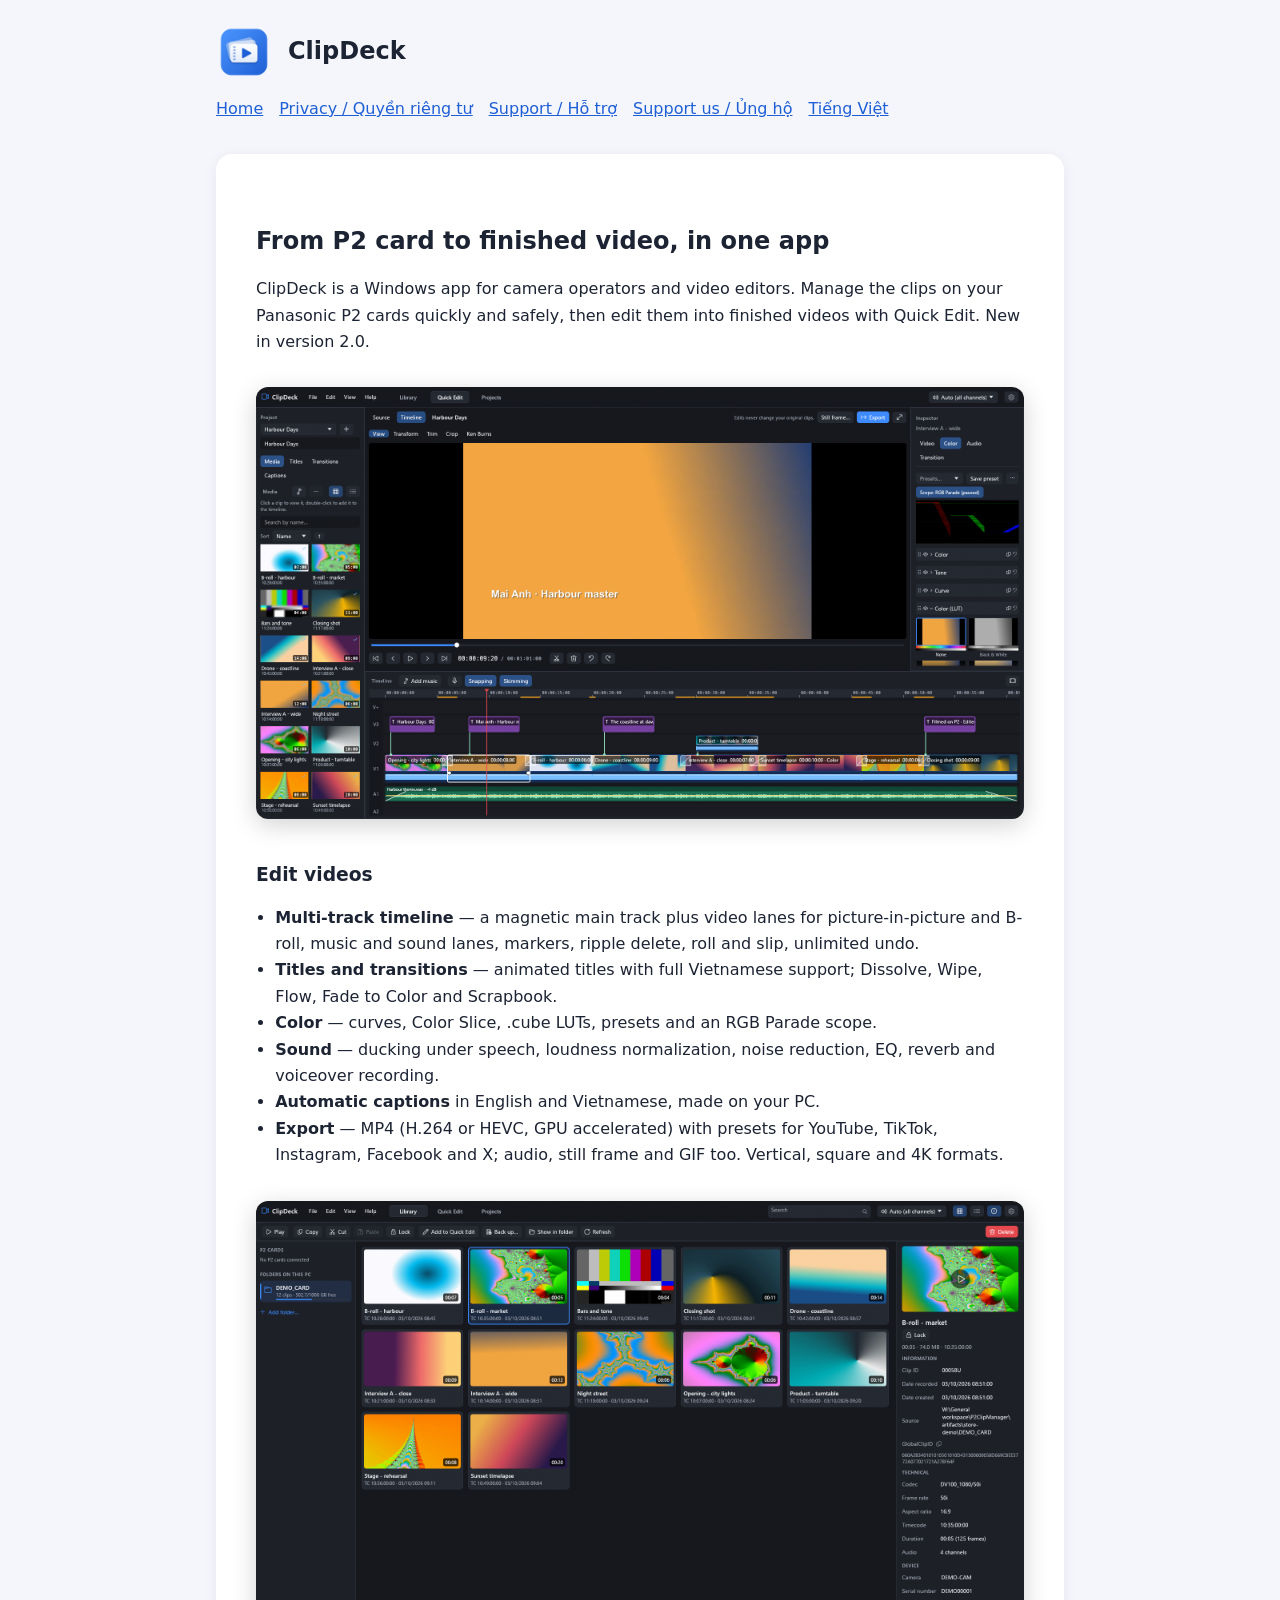
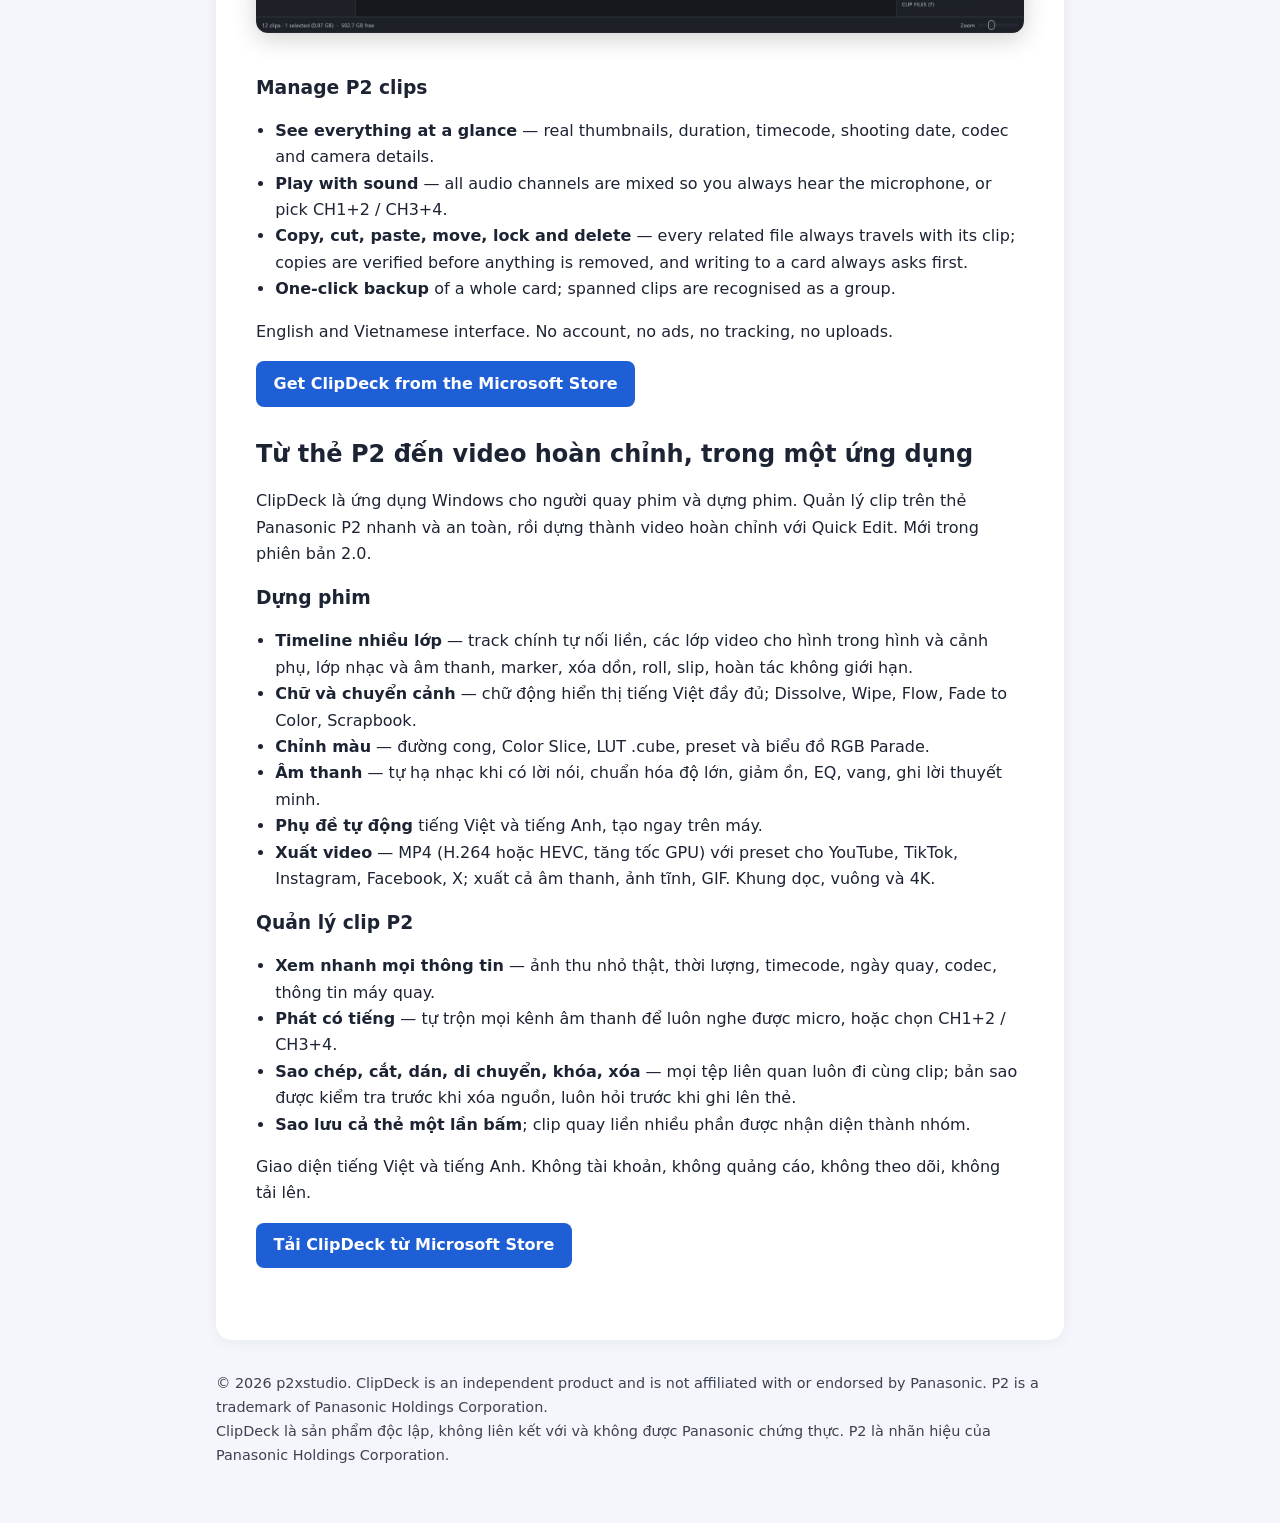
<file: index.html>
<!doctype html>
<html lang="en">
<head>
<meta charset="utf-8"><meta name="viewport" content="width=device-width,initial-scale=1">
<title>ClipDeck — P2 clip manager and video editor</title>
<meta name="description" content="ClipDeck is a Windows app to manage clips on Panasonic P2 cards and edit them into finished videos: multi-track timeline, titles, transitions, color, sound, automatic captions and export for YouTube, TikTok and more.">
<link rel="icon" href="assets/icon.png"><link rel="stylesheet" href="assets/style.css">
</head>
<body>
<header><img src="assets/icon.png" alt=""><strong>ClipDeck</strong></header>
<nav><a href="index.html">Home</a><a href="privacy.html">Privacy / Quyền riêng tư</a><a href="support.html">Support / Hỗ trợ</a><a href="support-us.html">Support us / Ủng hộ</a><a href="#vi">Tiếng Việt</a></nav>
<main>
<section lang="en">
<h1>From P2 card to finished video, in one app</h1>
<p>ClipDeck is a Windows app for camera operators and video editors. Manage the clips on your Panasonic P2 cards quickly and safely, then edit them into finished videos with Quick Edit. New in version 2.0.</p>
<img class="shot" src="assets/screenshot-editor.png" alt="ClipDeck Quick Edit with a multi-track timeline, titles, transitions and music">
<h3>Edit videos</h3>
<ul>
<li><strong>Multi-track timeline</strong> — a magnetic main track plus video lanes for picture-in-picture and B-roll, music and sound lanes, markers, ripple delete, roll and slip, unlimited undo.</li>
<li><strong>Titles and transitions</strong> — animated titles with full Vietnamese support; Dissolve, Wipe, Flow, Fade to Color and Scrapbook.</li>
<li><strong>Color</strong> — curves, Color Slice, .cube LUTs, presets and an RGB Parade scope.</li>
<li><strong>Sound</strong> — ducking under speech, loudness normalization, noise reduction, EQ, reverb and voiceover recording.</li>
<li><strong>Automatic captions</strong> in English and Vietnamese, made on your PC.</li>
<li><strong>Export</strong> — MP4 (H.264 or HEVC, GPU accelerated) with presets for YouTube, TikTok, Instagram, Facebook and X; audio, still frame and GIF too. Vertical, square and 4K formats.</li>
</ul>
<img class="shot" src="assets/screenshot.png" alt="ClipDeck Library with a grid of clips from a P2 card">
<h3>Manage P2 clips</h3>
<ul>
<li><strong>See everything at a glance</strong> — real thumbnails, duration, timecode, shooting date, codec and camera details.</li>
<li><strong>Play with sound</strong> — all audio channels are mixed so you always hear the microphone, or pick CH1+2 / CH3+4.</li>
<li><strong>Copy, cut, paste, move, lock and delete</strong> — every related file always travels with its clip; copies are verified before anything is removed, and writing to a card always asks first.</li>
<li><strong>One-click backup</strong> of a whole card; spanned clips are recognised as a group.</li>
</ul>
<p>English and Vietnamese interface. No account, no ads, no tracking, no uploads.</p>
<p><a class="store" href="https://apps.microsoft.com/detail/9N28PS8S64GC">Get ClipDeck from the Microsoft Store</a></p>
</section>
<section id="vi" lang="vi">
<h2>Từ thẻ P2 đến video hoàn chỉnh, trong một ứng dụng</h2>
<p>ClipDeck là ứng dụng Windows cho người quay phim và dựng phim. Quản lý clip trên thẻ Panasonic P2 nhanh và an toàn, rồi dựng thành video hoàn chỉnh với Quick Edit. Mới trong phiên bản 2.0.</p>
<h3>Dựng phim</h3>
<ul>
<li><strong>Timeline nhiều lớp</strong> — track chính tự nối liền, các lớp video cho hình trong hình và cảnh phụ, lớp nhạc và âm thanh, marker, xóa dồn, roll, slip, hoàn tác không giới hạn.</li>
<li><strong>Chữ và chuyển cảnh</strong> — chữ động hiển thị tiếng Việt đầy đủ; Dissolve, Wipe, Flow, Fade to Color, Scrapbook.</li>
<li><strong>Chỉnh màu</strong> — đường cong, Color Slice, LUT .cube, preset và biểu đồ RGB Parade.</li>
<li><strong>Âm thanh</strong> — tự hạ nhạc khi có lời nói, chuẩn hóa độ lớn, giảm ồn, EQ, vang, ghi lời thuyết minh.</li>
<li><strong>Phụ đề tự động</strong> tiếng Việt và tiếng Anh, tạo ngay trên máy.</li>
<li><strong>Xuất video</strong> — MP4 (H.264 hoặc HEVC, tăng tốc GPU) với preset cho YouTube, TikTok, Instagram, Facebook, X; xuất cả âm thanh, ảnh tĩnh, GIF. Khung dọc, vuông và 4K.</li>
</ul>
<h3>Quản lý clip P2</h3>
<ul>
<li><strong>Xem nhanh mọi thông tin</strong> — ảnh thu nhỏ thật, thời lượng, timecode, ngày quay, codec, thông tin máy quay.</li>
<li><strong>Phát có tiếng</strong> — tự trộn mọi kênh âm thanh để luôn nghe được micro, hoặc chọn CH1+2 / CH3+4.</li>
<li><strong>Sao chép, cắt, dán, di chuyển, khóa, xóa</strong> — mọi tệp liên quan luôn đi cùng clip; bản sao được kiểm tra trước khi xóa nguồn, luôn hỏi trước khi ghi lên thẻ.</li>
<li><strong>Sao lưu cả thẻ một lần bấm</strong>; clip quay liền nhiều phần được nhận diện thành nhóm.</li>
</ul>
<p>Giao diện tiếng Việt và tiếng Anh. Không tài khoản, không quảng cáo, không theo dõi, không tải lên.</p>
<p><a class="store" href="https://apps.microsoft.com/detail/9N28PS8S64GC">Tải ClipDeck từ Microsoft Store</a></p>
</section>
</main>
<footer>© 2026 p2xstudio. ClipDeck is an independent product and is not affiliated with or endorsed by Panasonic. P2 is a trademark of Panasonic Holdings Corporation.<br>
<span lang="vi">ClipDeck là sản phẩm độc lập, không liên kết với và không được Panasonic chứng thực. P2 là nhãn hiệu của Panasonic Holdings Corporation.</span></footer>
</body>
</html>
</file>
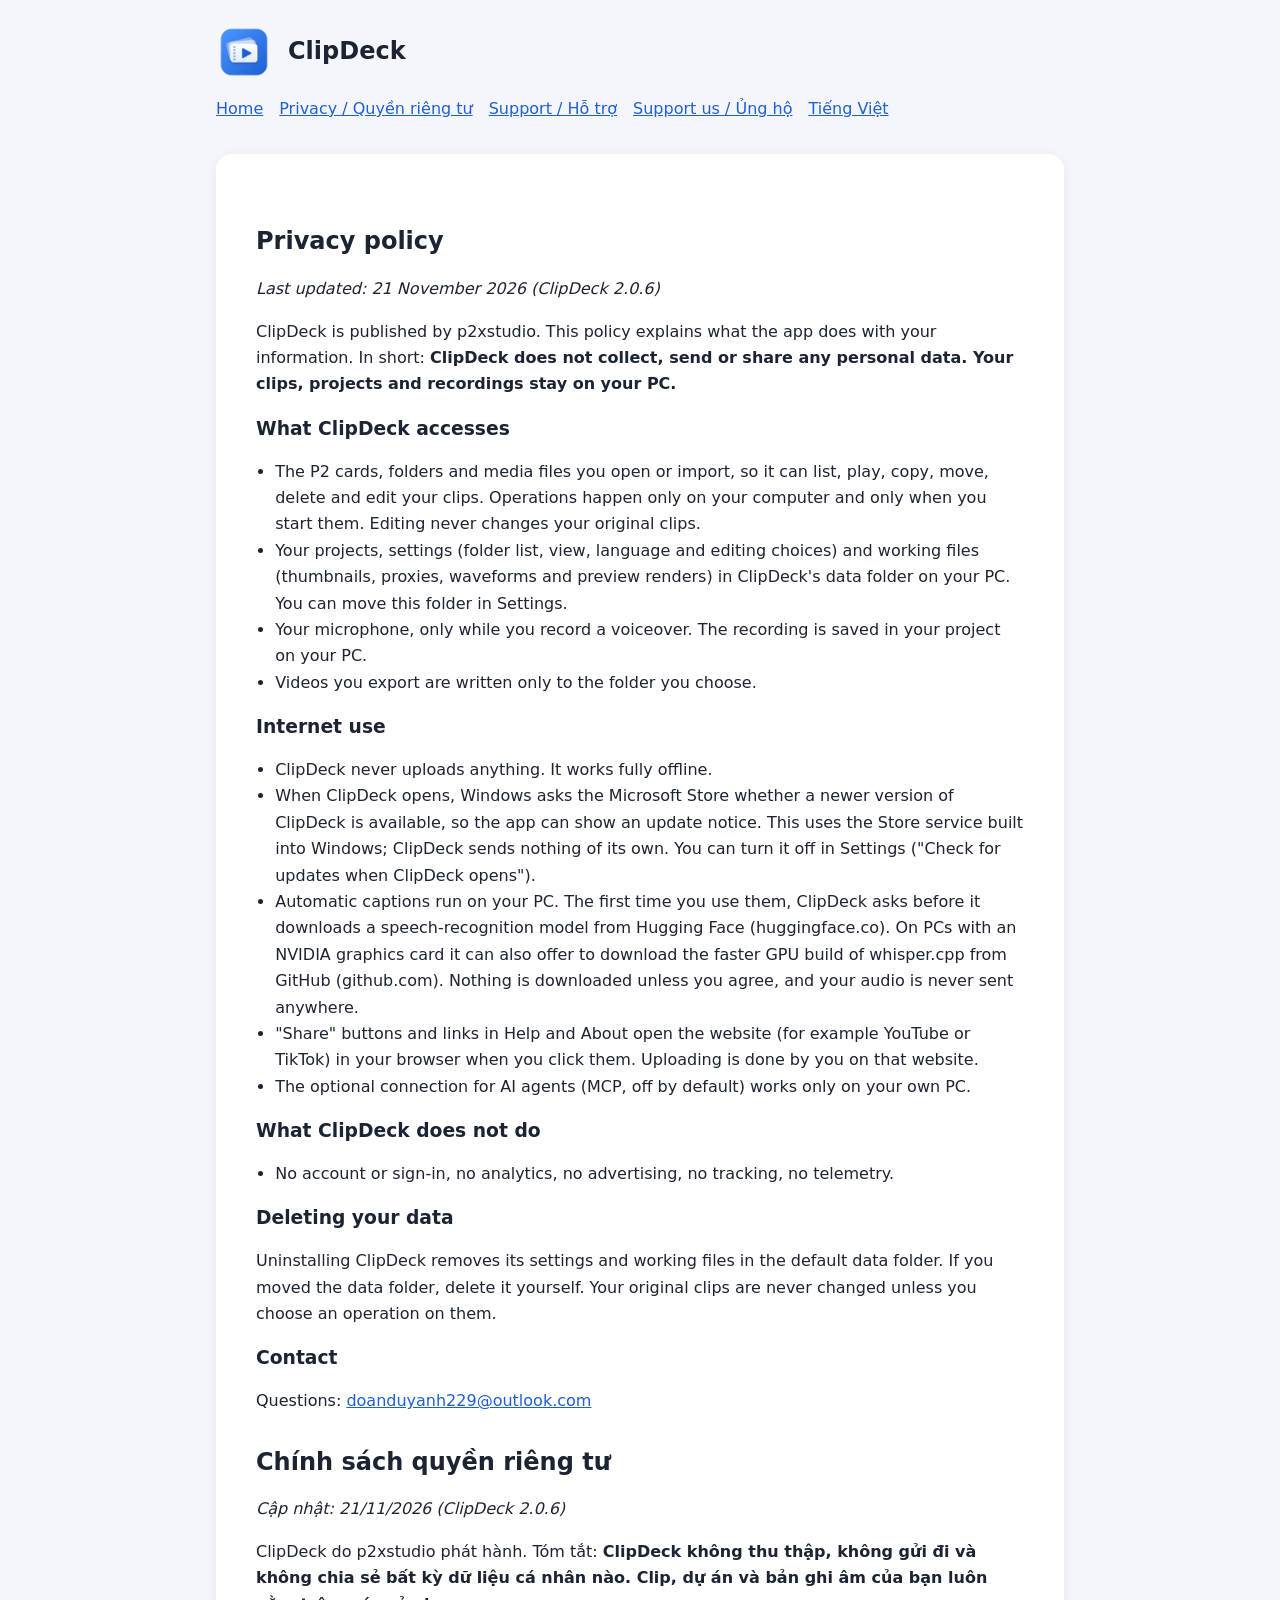
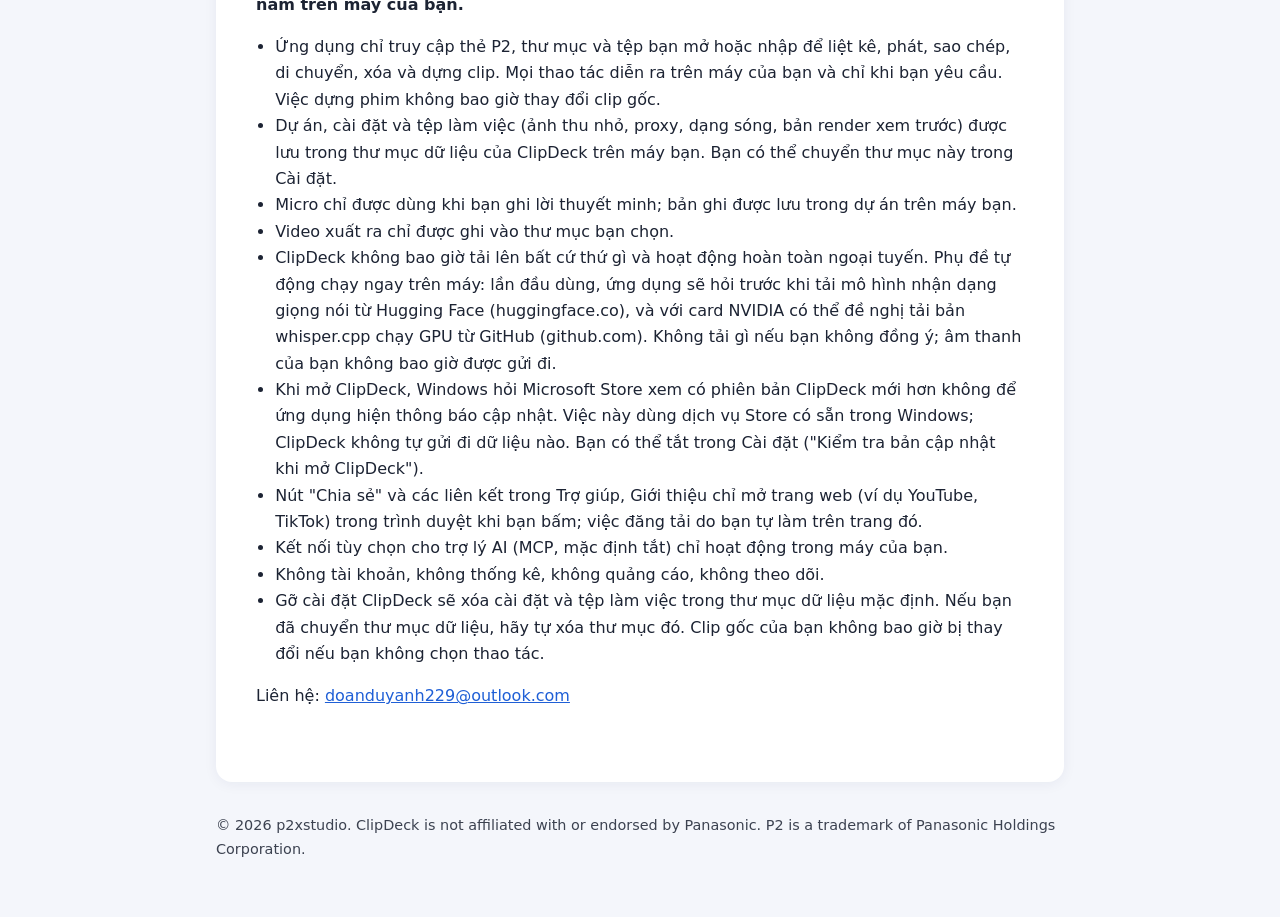
<file: privacy.html>
<!doctype html>
<html lang="en">
<head>
<meta charset="utf-8"><meta name="viewport" content="width=device-width,initial-scale=1">
<title>ClipDeck — Privacy policy</title>
<link rel="icon" href="assets/icon.png"><link rel="stylesheet" href="assets/style.css">
</head>
<body>
<header><img src="assets/icon.png" alt=""><strong>ClipDeck</strong></header>
<nav><a href="index.html">Home</a><a href="privacy.html">Privacy / Quyền riêng tư</a><a href="support.html">Support / Hỗ trợ</a><a href="support-us.html">Support us / Ủng hộ</a><a href="#vi">Tiếng Việt</a></nav>
<main>
<section lang="en">
<h1>Privacy policy</h1>
<p><em>Last updated: 21 November 2026 (ClipDeck 2.0.6)</em></p>
<p>ClipDeck is published by p2xstudio. This policy explains what the app does with your information. In short: <strong>ClipDeck does not collect, send or share any personal data. Your clips, projects and recordings stay on your PC.</strong></p>
<h3>What ClipDeck accesses</h3>
<ul>
<li>The P2 cards, folders and media files you open or import, so it can list, play, copy, move, delete and edit your clips. Operations happen only on your computer and only when you start them. Editing never changes your original clips.</li>
<li>Your projects, settings (folder list, view, language and editing choices) and working files (thumbnails, proxies, waveforms and preview renders) in ClipDeck's data folder on your PC. You can move this folder in Settings.</li>
<li>Your microphone, only while you record a voiceover. The recording is saved in your project on your PC.</li>
<li>Videos you export are written only to the folder you choose.</li>
</ul>
<h3>Internet use</h3>
<ul>
<li>ClipDeck never uploads anything. It works fully offline.</li>
<li>When ClipDeck opens, Windows asks the Microsoft Store whether a newer version of ClipDeck is available, so the app can show an update notice. This uses the Store service built into Windows; ClipDeck sends nothing of its own. You can turn it off in Settings ("Check for updates when ClipDeck opens").</li>
<li>Automatic captions run on your PC. The first time you use them, ClipDeck asks before it downloads a speech-recognition model from Hugging Face (huggingface.co). On PCs with an NVIDIA graphics card it can also offer to download the faster GPU build of whisper.cpp from GitHub (github.com). Nothing is downloaded unless you agree, and your audio is never sent anywhere.</li>
<li>"Share" buttons and links in Help and About open the website (for example YouTube or TikTok) in your browser when you click them. Uploading is done by you on that website.</li>
<li>The optional connection for AI agents (MCP, off by default) works only on your own PC.</li>
</ul>
<h3>What ClipDeck does not do</h3>
<ul>
<li>No account or sign-in, no analytics, no advertising, no tracking, no telemetry.</li>
</ul>
<h3>Deleting your data</h3>
<p>Uninstalling ClipDeck removes its settings and working files in the default data folder. If you moved the data folder, delete it yourself. Your original clips are never changed unless you choose an operation on them.</p>
<h3>Contact</h3>
<p>Questions: <a href="mailto:doanduyanh229@outlook.com">doanduyanh229@outlook.com</a></p>
</section>
<section id="vi" lang="vi">
<h2>Chính sách quyền riêng tư</h2>
<p><em>Cập nhật: 21/11/2026 (ClipDeck 2.0.6)</em></p>
<p>ClipDeck do p2xstudio phát hành. Tóm tắt: <strong>ClipDeck không thu thập, không gửi đi và không chia sẻ bất kỳ dữ liệu cá nhân nào. Clip, dự án và bản ghi âm của bạn luôn nằm trên máy của bạn.</strong></p>
<ul>
<li>Ứng dụng chỉ truy cập thẻ P2, thư mục và tệp bạn mở hoặc nhập để liệt kê, phát, sao chép, di chuyển, xóa và dựng clip. Mọi thao tác diễn ra trên máy của bạn và chỉ khi bạn yêu cầu. Việc dựng phim không bao giờ thay đổi clip gốc.</li>
<li>Dự án, cài đặt và tệp làm việc (ảnh thu nhỏ, proxy, dạng sóng, bản render xem trước) được lưu trong thư mục dữ liệu của ClipDeck trên máy bạn. Bạn có thể chuyển thư mục này trong Cài đặt.</li>
<li>Micro chỉ được dùng khi bạn ghi lời thuyết minh; bản ghi được lưu trong dự án trên máy bạn.</li>
<li>Video xuất ra chỉ được ghi vào thư mục bạn chọn.</li>
<li>ClipDeck không bao giờ tải lên bất cứ thứ gì và hoạt động hoàn toàn ngoại tuyến. Phụ đề tự động chạy ngay trên máy: lần đầu dùng, ứng dụng sẽ hỏi trước khi tải mô hình nhận dạng giọng nói từ Hugging Face (huggingface.co), và với card NVIDIA có thể đề nghị tải bản whisper.cpp chạy GPU từ GitHub (github.com). Không tải gì nếu bạn không đồng ý; âm thanh của bạn không bao giờ được gửi đi.</li>
<li>Khi mở ClipDeck, Windows hỏi Microsoft Store xem có phiên bản ClipDeck mới hơn không để ứng dụng hiện thông báo cập nhật. Việc này dùng dịch vụ Store có sẵn trong Windows; ClipDeck không tự gửi đi dữ liệu nào. Bạn có thể tắt trong Cài đặt ("Kiểm tra bản cập nhật khi mở ClipDeck").</li>
<li>Nút "Chia sẻ" và các liên kết trong Trợ giúp, Giới thiệu chỉ mở trang web (ví dụ YouTube, TikTok) trong trình duyệt khi bạn bấm; việc đăng tải do bạn tự làm trên trang đó.</li>
<li>Kết nối tùy chọn cho trợ lý AI (MCP, mặc định tắt) chỉ hoạt động trong máy của bạn.</li>
<li>Không tài khoản, không thống kê, không quảng cáo, không theo dõi.</li>
<li>Gỡ cài đặt ClipDeck sẽ xóa cài đặt và tệp làm việc trong thư mục dữ liệu mặc định. Nếu bạn đã chuyển thư mục dữ liệu, hãy tự xóa thư mục đó. Clip gốc của bạn không bao giờ bị thay đổi nếu bạn không chọn thao tác.</li>
</ul>
<p>Liên hệ: <a href="mailto:doanduyanh229@outlook.com">doanduyanh229@outlook.com</a></p>
</section>
</main>
<footer>© 2026 p2xstudio. ClipDeck is not affiliated with or endorsed by Panasonic. P2 is a trademark of Panasonic Holdings Corporation.</footer>
</body>
</html>
</file>
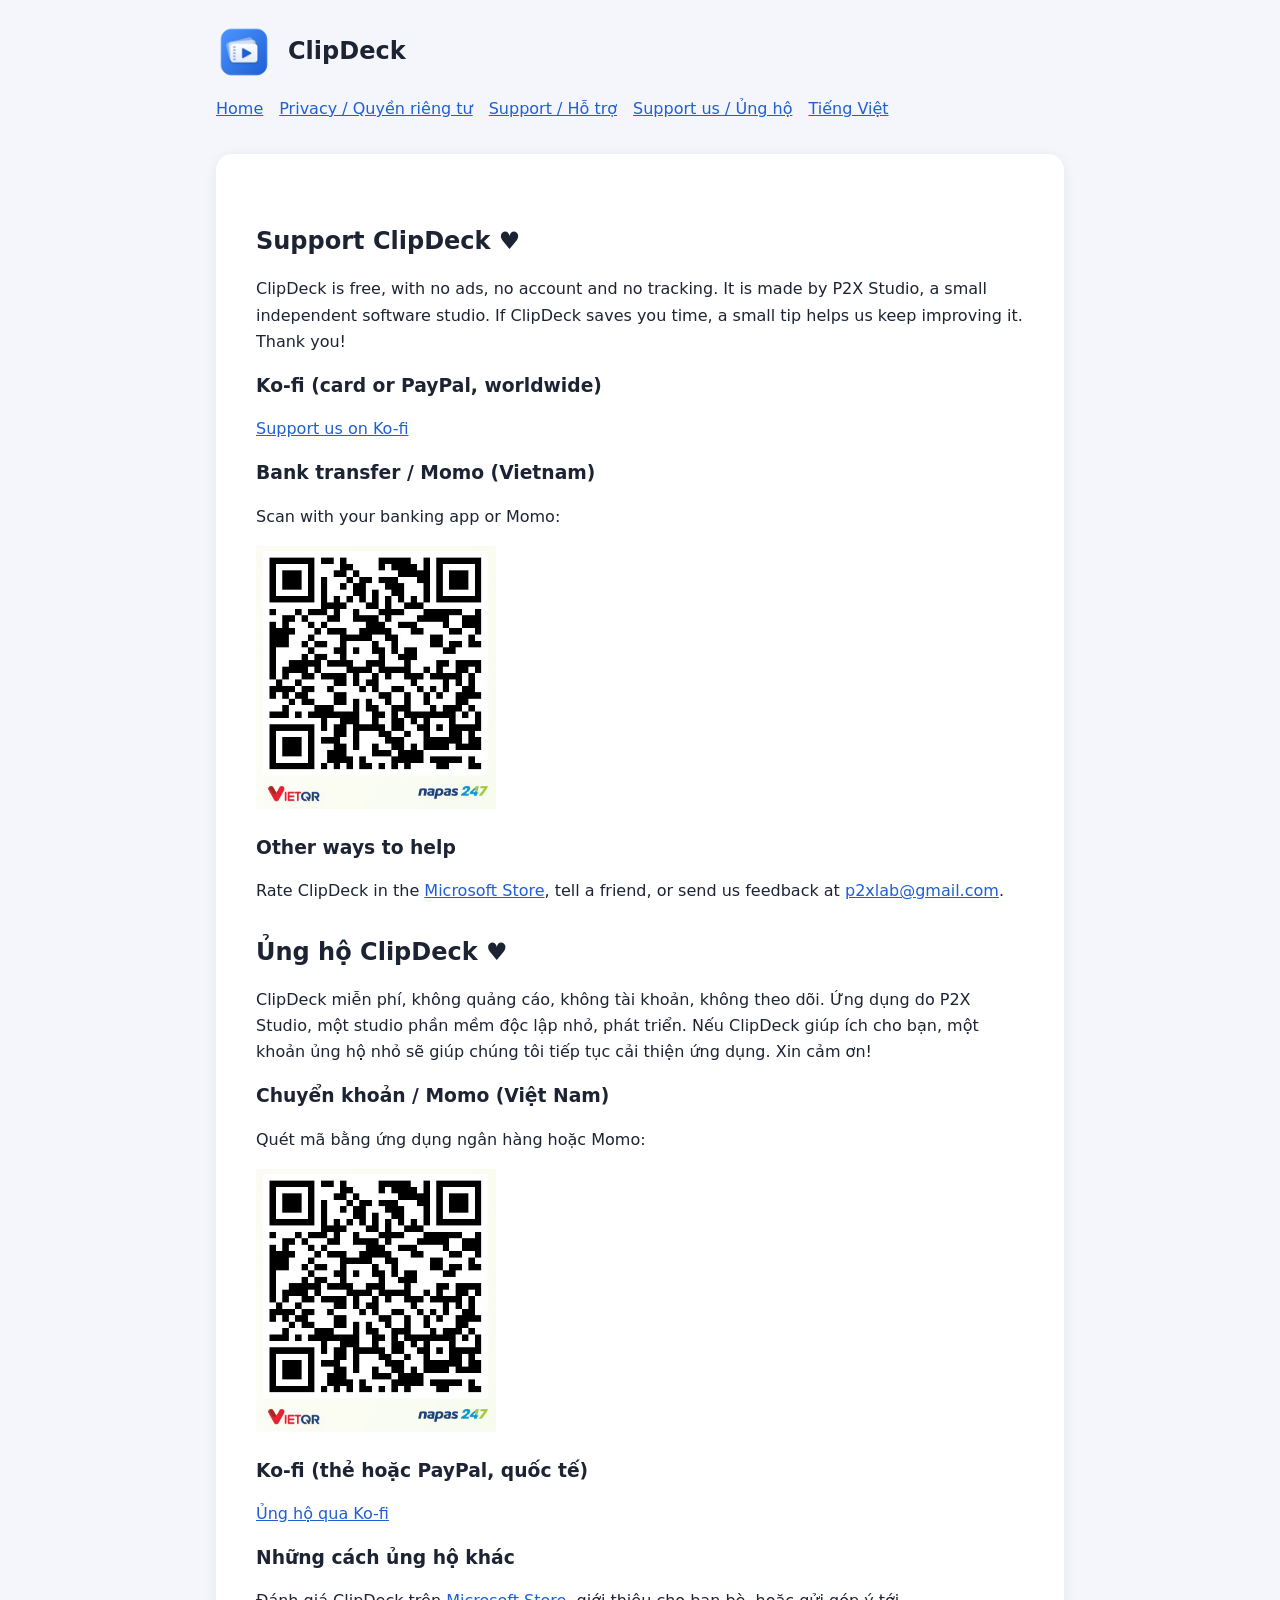
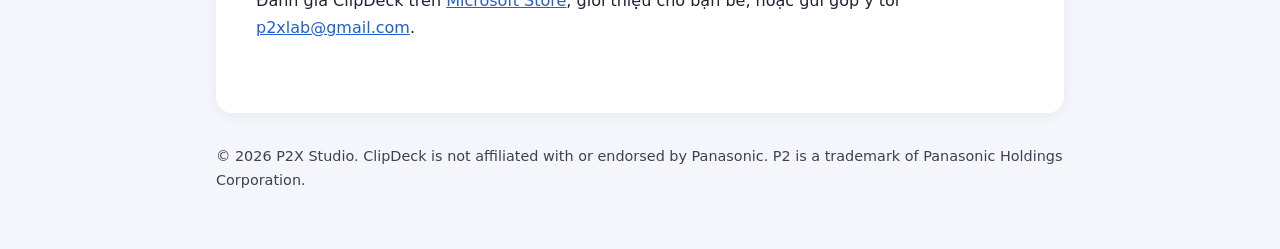
<file: support-us.html>
<!doctype html>
<html lang="en">
<head>
<meta charset="utf-8"><meta name="viewport" content="width=device-width,initial-scale=1">
<title>ClipDeck — Support us</title>
<link rel="icon" href="assets/icon.png"><link rel="stylesheet" href="assets/style.css">
</head>
<body>
<header><img src="assets/icon.png" alt=""><strong>ClipDeck</strong></header>
<nav><a href="index.html">Home</a><a href="privacy.html">Privacy / Quyền riêng tư</a><a href="support.html">Support / Hỗ trợ</a><a href="support-us.html">Support us / Ủng hộ</a><a href="#vi">Tiếng Việt</a></nav>
<main>
<section lang="en">
<h1>Support ClipDeck ♥</h1>
<p>ClipDeck is free, with no ads, no account and no tracking. It is made by P2X Studio, a small independent software studio. If ClipDeck saves you time, a small tip helps us keep improving it. Thank you!</p>
<h3>Ko-fi (card or PayPal, worldwide)</h3>
<p><a href="https://ko-fi.com/p2xlab">Support us on Ko-fi</a></p>
<h3>Bank transfer / Momo (Vietnam)</h3>
<p>Scan with your banking app or Momo:</p>
<p class="qr"><img src="assets/donate-qr.png" alt="Bank transfer / Momo QR code" width="240"></p>
<h3>Other ways to help</h3>
<p>Rate ClipDeck in the <a href="https://apps.microsoft.com/detail/9N28PS8S64GC">Microsoft Store</a>, tell a friend, or send us feedback at <a href="mailto:p2xlab@gmail.com">p2xlab@gmail.com</a>.</p>
</section>
<section id="vi" lang="vi">
<h2>Ủng hộ ClipDeck ♥</h2>
<p>ClipDeck miễn phí, không quảng cáo, không tài khoản, không theo dõi. Ứng dụng do P2X Studio, một studio phần mềm độc lập nhỏ, phát triển. Nếu ClipDeck giúp ích cho bạn, một khoản ủng hộ nhỏ sẽ giúp chúng tôi tiếp tục cải thiện ứng dụng. Xin cảm ơn!</p>
<h3>Chuyển khoản / Momo (Việt Nam)</h3>
<p>Quét mã bằng ứng dụng ngân hàng hoặc Momo:</p>
<p class="qr"><img src="assets/donate-qr.png" alt="Mã QR chuyển khoản / Momo" width="240"></p>
<h3>Ko-fi (thẻ hoặc PayPal, quốc tế)</h3>
<p><a href="https://ko-fi.com/p2xlab">Ủng hộ qua Ko-fi</a></p>
<h3>Những cách ủng hộ khác</h3>
<p>Đánh giá ClipDeck trên <a href="https://apps.microsoft.com/detail/9N28PS8S64GC">Microsoft Store</a>, giới thiệu cho bạn bè, hoặc gửi góp ý tới <a href="mailto:p2xlab@gmail.com">p2xlab@gmail.com</a>.</p>
</section>
</main>
<footer>© 2026 P2X Studio. ClipDeck is not affiliated with or endorsed by Panasonic. P2 is a trademark of Panasonic Holdings Corporation.</footer>
</body>
</html>
</file>
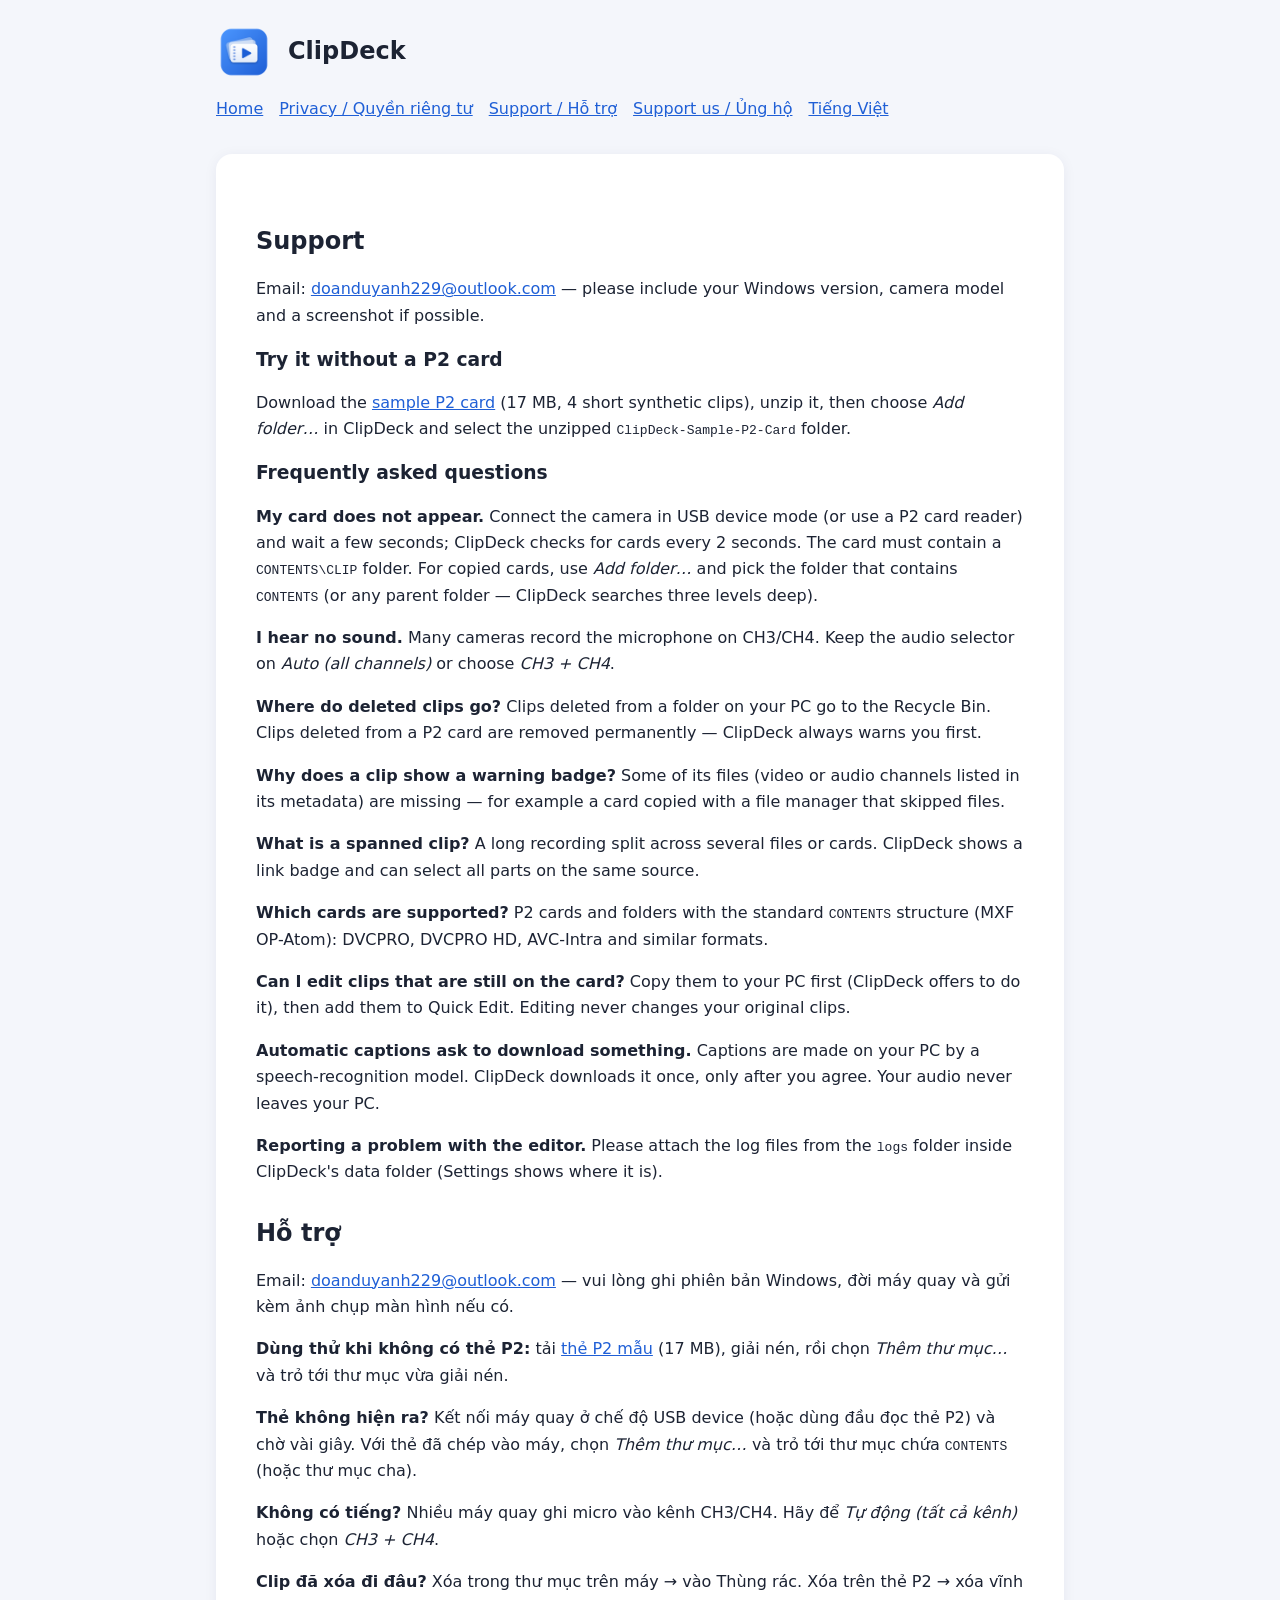
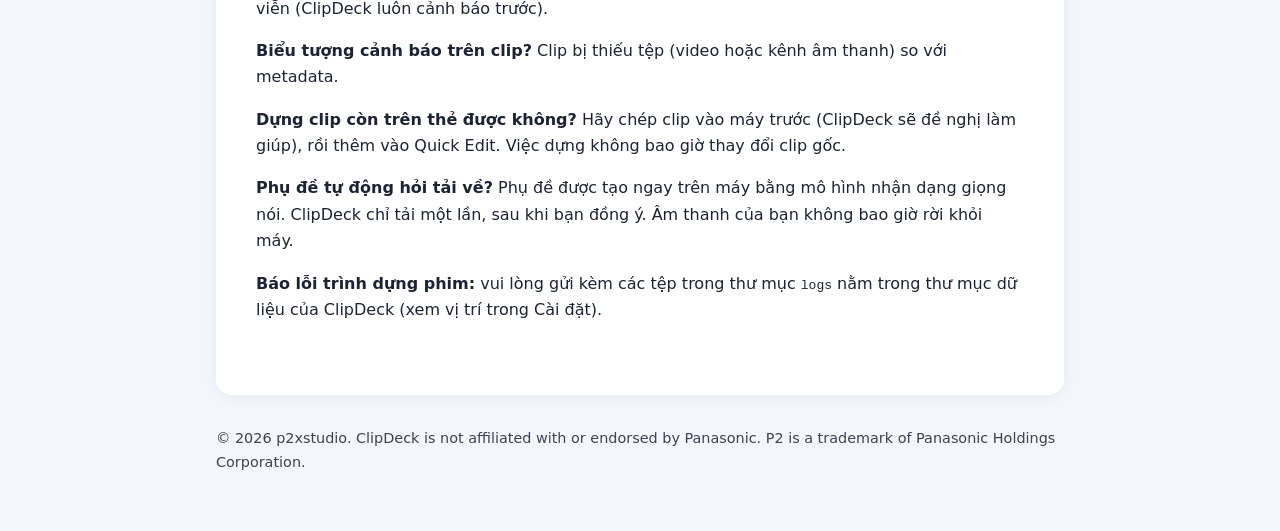
<file: support.html>
<!doctype html>
<html lang="en">
<head>
<meta charset="utf-8"><meta name="viewport" content="width=device-width,initial-scale=1">
<title>ClipDeck — Support</title>
<link rel="icon" href="assets/icon.png"><link rel="stylesheet" href="assets/style.css">
</head>
<body>
<header><img src="assets/icon.png" alt=""><strong>ClipDeck</strong></header>
<nav><a href="index.html">Home</a><a href="privacy.html">Privacy / Quyền riêng tư</a><a href="support.html">Support / Hỗ trợ</a><a href="support-us.html">Support us / Ủng hộ</a><a href="#vi">Tiếng Việt</a></nav>
<main>
<section lang="en">
<h1>Support</h1>
<p>Email: <a href="mailto:doanduyanh229@outlook.com">doanduyanh229@outlook.com</a> — please include your Windows version, camera model and a screenshot if possible.</p>
<h3>Try it without a P2 card</h3>
<p>Download the <a href="assets/ClipDeck-Sample-P2-Card.zip">sample P2 card</a> (17 MB, 4 short synthetic clips), unzip it, then choose <em>Add folder…</em> in ClipDeck and select the unzipped <code>ClipDeck-Sample-P2-Card</code> folder.</p>
<h3>Frequently asked questions</h3>
<p><strong>My card does not appear.</strong> Connect the camera in USB device mode (or use a P2 card reader) and wait a few seconds; ClipDeck checks for cards every 2 seconds. The card must contain a <code>CONTENTS\CLIP</code> folder. For copied cards, use <em>Add folder…</em> and pick the folder that contains <code>CONTENTS</code> (or any parent folder — ClipDeck searches three levels deep).</p>
<p><strong>I hear no sound.</strong> Many cameras record the microphone on CH3/CH4. Keep the audio selector on <em>Auto (all channels)</em> or choose <em>CH3 + CH4</em>.</p>
<p><strong>Where do deleted clips go?</strong> Clips deleted from a folder on your PC go to the Recycle Bin. Clips deleted from a P2 card are removed permanently — ClipDeck always warns you first.</p>
<p><strong>Why does a clip show a warning badge?</strong> Some of its files (video or audio channels listed in its metadata) are missing — for example a card copied with a file manager that skipped files.</p>
<p><strong>What is a spanned clip?</strong> A long recording split across several files or cards. ClipDeck shows a link badge and can select all parts on the same source.</p>
<p><strong>Which cards are supported?</strong> P2 cards and folders with the standard <code>CONTENTS</code> structure (MXF OP-Atom): DVCPRO, DVCPRO HD, AVC-Intra and similar formats.</p>
<p><strong>Can I edit clips that are still on the card?</strong> Copy them to your PC first (ClipDeck offers to do it), then add them to Quick Edit. Editing never changes your original clips.</p>
<p><strong>Automatic captions ask to download something.</strong> Captions are made on your PC by a speech-recognition model. ClipDeck downloads it once, only after you agree. Your audio never leaves your PC.</p>
<p><strong>Reporting a problem with the editor.</strong> Please attach the log files from the <code>logs</code> folder inside ClipDeck's data folder (Settings shows where it is).</p>
</section>
<section id="vi" lang="vi">
<h2>Hỗ trợ</h2>
<p>Email: <a href="mailto:doanduyanh229@outlook.com">doanduyanh229@outlook.com</a> — vui lòng ghi phiên bản Windows, đời máy quay và gửi kèm ảnh chụp màn hình nếu có.</p>
<p><strong>Dùng thử khi không có thẻ P2:</strong> tải <a href="assets/ClipDeck-Sample-P2-Card.zip">thẻ P2 mẫu</a> (17 MB), giải nén, rồi chọn <em>Thêm thư mục…</em> và trỏ tới thư mục vừa giải nén.</p>
<p><strong>Thẻ không hiện ra?</strong> Kết nối máy quay ở chế độ USB device (hoặc dùng đầu đọc thẻ P2) và chờ vài giây. Với thẻ đã chép vào máy, chọn <em>Thêm thư mục…</em> và trỏ tới thư mục chứa <code>CONTENTS</code> (hoặc thư mục cha).</p>
<p><strong>Không có tiếng?</strong> Nhiều máy quay ghi micro vào kênh CH3/CH4. Hãy để <em>Tự động (tất cả kênh)</em> hoặc chọn <em>CH3 + CH4</em>.</p>
<p><strong>Clip đã xóa đi đâu?</strong> Xóa trong thư mục trên máy → vào Thùng rác. Xóa trên thẻ P2 → xóa vĩnh viễn (ClipDeck luôn cảnh báo trước).</p>
<p><strong>Biểu tượng cảnh báo trên clip?</strong> Clip bị thiếu tệp (video hoặc kênh âm thanh) so với metadata.</p>
<p><strong>Dựng clip còn trên thẻ được không?</strong> Hãy chép clip vào máy trước (ClipDeck sẽ đề nghị làm giúp), rồi thêm vào Quick Edit. Việc dựng không bao giờ thay đổi clip gốc.</p>
<p><strong>Phụ đề tự động hỏi tải về?</strong> Phụ đề được tạo ngay trên máy bằng mô hình nhận dạng giọng nói. ClipDeck chỉ tải một lần, sau khi bạn đồng ý. Âm thanh của bạn không bao giờ rời khỏi máy.</p>
<p><strong>Báo lỗi trình dựng phim:</strong> vui lòng gửi kèm các tệp trong thư mục <code>logs</code> nằm trong thư mục dữ liệu của ClipDeck (xem vị trí trong Cài đặt).</p>
</section>
</main>
<footer>© 2026 p2xstudio. ClipDeck is not affiliated with or endorsed by Panasonic. P2 is a trademark of Panasonic Holdings Corporation.</footer>
</body>
</html>
</file>
<file: assets/style.css>
:root{font-family:"Segoe UI",system-ui,sans-serif;color-scheme:light dark;background:#f4f6fb;color:#1c2333}
*{box-sizing:border-box}
body{max-width:56rem;margin:auto;padding:1.5rem;line-height:1.65}
header,nav{display:flex;align-items:center;gap:1rem;flex-wrap:wrap}
header img{width:56px;height:56px}
header strong{font-size:1.5rem}
nav{margin:1rem 0 2rem}
a{color:#1f5fd6}
main{background:#fff;border-radius:1rem;padding:clamp(1rem,4vw,2.5rem);box-shadow:0 2px 14px rgba(20,40,90,.06)}
h1,h2,h3{line-height:1.25}
section{margin:2rem 0}
.shot{width:100%;border-radius:.75rem;margin:1rem 0;box-shadow:0 6px 24px rgba(0,0,0,.18)}
ul{padding-left:1.2rem}
.store{display:inline-block;background:#1f5fd6;color:#fff;padding:.6rem 1.1rem;border-radius:.5rem;text-decoration:none;font-weight:600}
footer{margin:2rem 0;font-size:.9rem;opacity:.85}
@media(prefers-color-scheme:dark){:root{background:#0f141e;color:#e8ebf2}main{background:#1a2130;box-shadow:none}a{color:#8fb6ff}.store{color:#fff}}
@media(max-width:480px){body{padding:.8rem}nav{gap:.7rem}}
</file>
